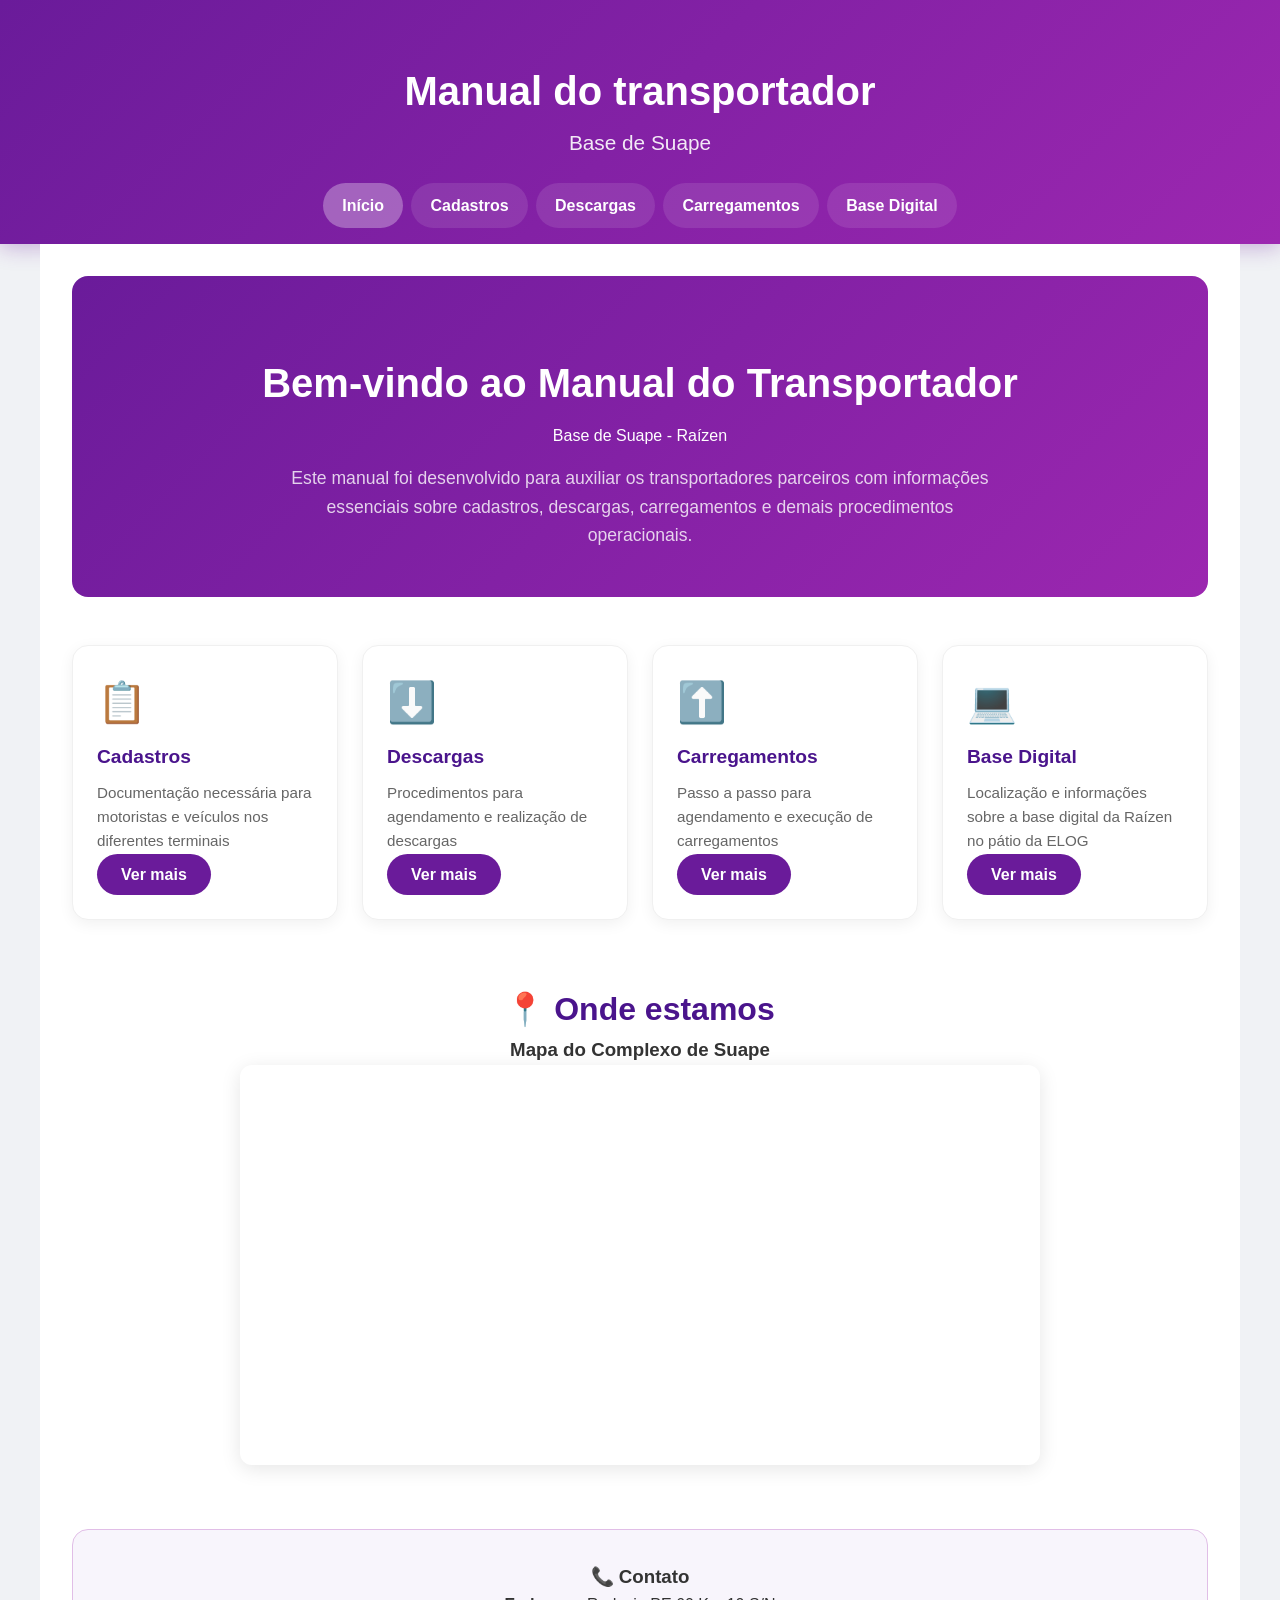
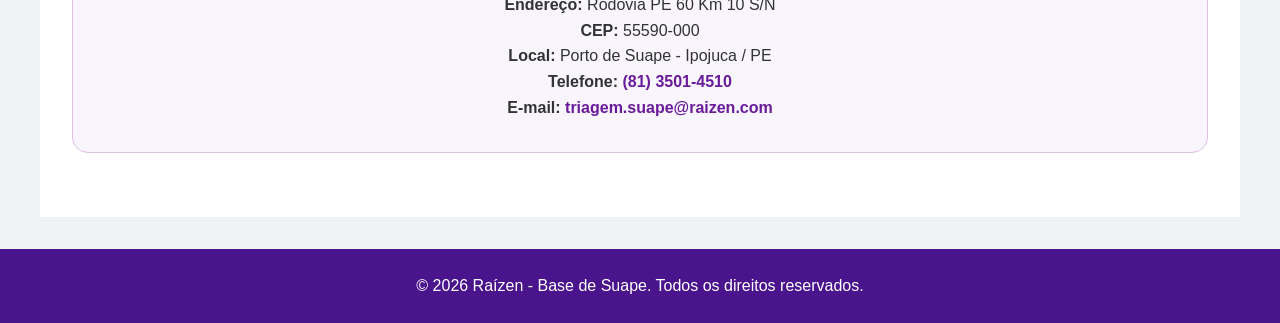
<file: index.html>
<!DOCTYPE html>
<html lang="pt-br">
<head>
    <meta charset="UTF-8" />
    <meta name="viewport" content="width=device-width, initial-scale=1.0" />
    <title>Manual do transportador - Base de Suape</title>

    <link rel="shortcut icon" href="Imagens/ra.png" type="image/x-icon" />
    <link rel="stylesheet" href="css/normalize.css" />
    <link rel="stylesheet" href="css/style.css" />
</head>
<body>
    <header>
        <div class="header-content">
            <h1>Manual do transportador</h1>
            <h2>Base de Suape</h2>
        </div>

        <nav>
            <a href="index.html" class="active"><b>Início</b></a>
            <a href="cadastros.html"><b>Cadastros</b></a>
            <a href="descargas.html"><b>Descargas</b></a>
            <a href="carregamentos.html"><b>Carregamentos</b></a>
            <a href="powerdesk.html"><b>Base Digital</b></a>
        </nav>
    </header>

    <main>
        <section class="hero">
            <div class="hero-content">
                <h1>Bem-vindo ao Manual do Transportador</h1>
                <p>Base de Suape - Raízen</p>
                <p class="hero-description">
                    Este manual foi desenvolvido para auxiliar os transportadores 
                    parceiros com informações essenciais sobre cadastros, descargas, 
                    carregamentos e demais procedimentos operacionais.
                </p>
            </div>
        </section>

        <section class="info-cards">
            <div class="info-card">
                <div class="info-icon">📋</div>
                <h3>Cadastros</h3>
                <p>Documentação necessária para motoristas e veículos nos diferentes terminais</p>
                <a href="cadastros.html" class="btn">Ver mais</a>
            </div>
            <div class="info-card">
                <div class="info-icon">⬇️</div>
                <h3>Descargas</h3>
                <p>Procedimentos para agendamento e realização de descargas</p>
                <a href="descargas.html" class="btn">Ver mais</a>
            </div>
            <div class="info-card">
                <div class="info-icon">⬆️</div>
                <h3>Carregamentos</h3>
                <p>Passo a passo para agendamento e execução de carregamentos</p>
                <a href="carregamentos.html" class="btn">Ver mais</a>
            </div>
            <div class="info-card">
                <div class="info-icon">💻</div>
                <h3>Base Digital</h3>
                <p>Localização e informações sobre a base digital da Raízen no pátio da ELOG</p>
                <a href="powerdesk.html" class="btn">Ver mais</a>
            </div>
        </section>

        <section class="mapa">
            <h2>📍 Onde estamos</h2>
            <h3>Mapa do Complexo de Suape</h3>
            <div class="map-container">
                <iframe 
                    src="https://www.google.com/maps/embed?pb=!1m18!1m12!1m3!1d9713.396378992271!2d-34.973416923877764!3d-8.398620520430295!2m3!1f0!2f0!3f0!3m2!1i1024!2i768!4f13.1!3m3!1m2!1s0x7aaec627d7a5d31%3A0x8c948aa3b9f785f8!2sRaizen!5e1!3m2!1spt-BR!2sbr!4v1725635178435!5m2!1spt-BR!2sbr" 
                    width="100%" 
                    height="400" 
                    style="border:0; border-radius: 12px;" 
                    allowfullscreen="" 
                    loading="lazy" 
                    referrerpolicy="no-referrer-when-downgrade"
                    title="Mapa da Raízen em Suape"
                ></iframe>
            </div>
        </section>

        <address>
            <div class="address-content">
                <h3>📞 Contato</h3>
                <p><strong>Endereço:</strong> Rodovia PE 60 Km 10 S/N</p>
                <p><strong>CEP:</strong> 55590-000</p>
                <p><strong>Local:</strong> Porto de Suape - Ipojuca / PE</p>
                <p><strong>Telefone:</strong> <a href="tel:+558135014510">(81) 3501-4510</a></p>
                <p><strong>E-mail:</strong> <a href="mailto:triagem.suape@raizen.com">triagem.suape@raizen.com</a></p>
            </div>
        </address>
    </main>

    <footer>
        <p>&copy; 2026 Raízen - Base de Suape. Todos os direitos reservados.</p>
    </footer>
</body>
</html>
</file>
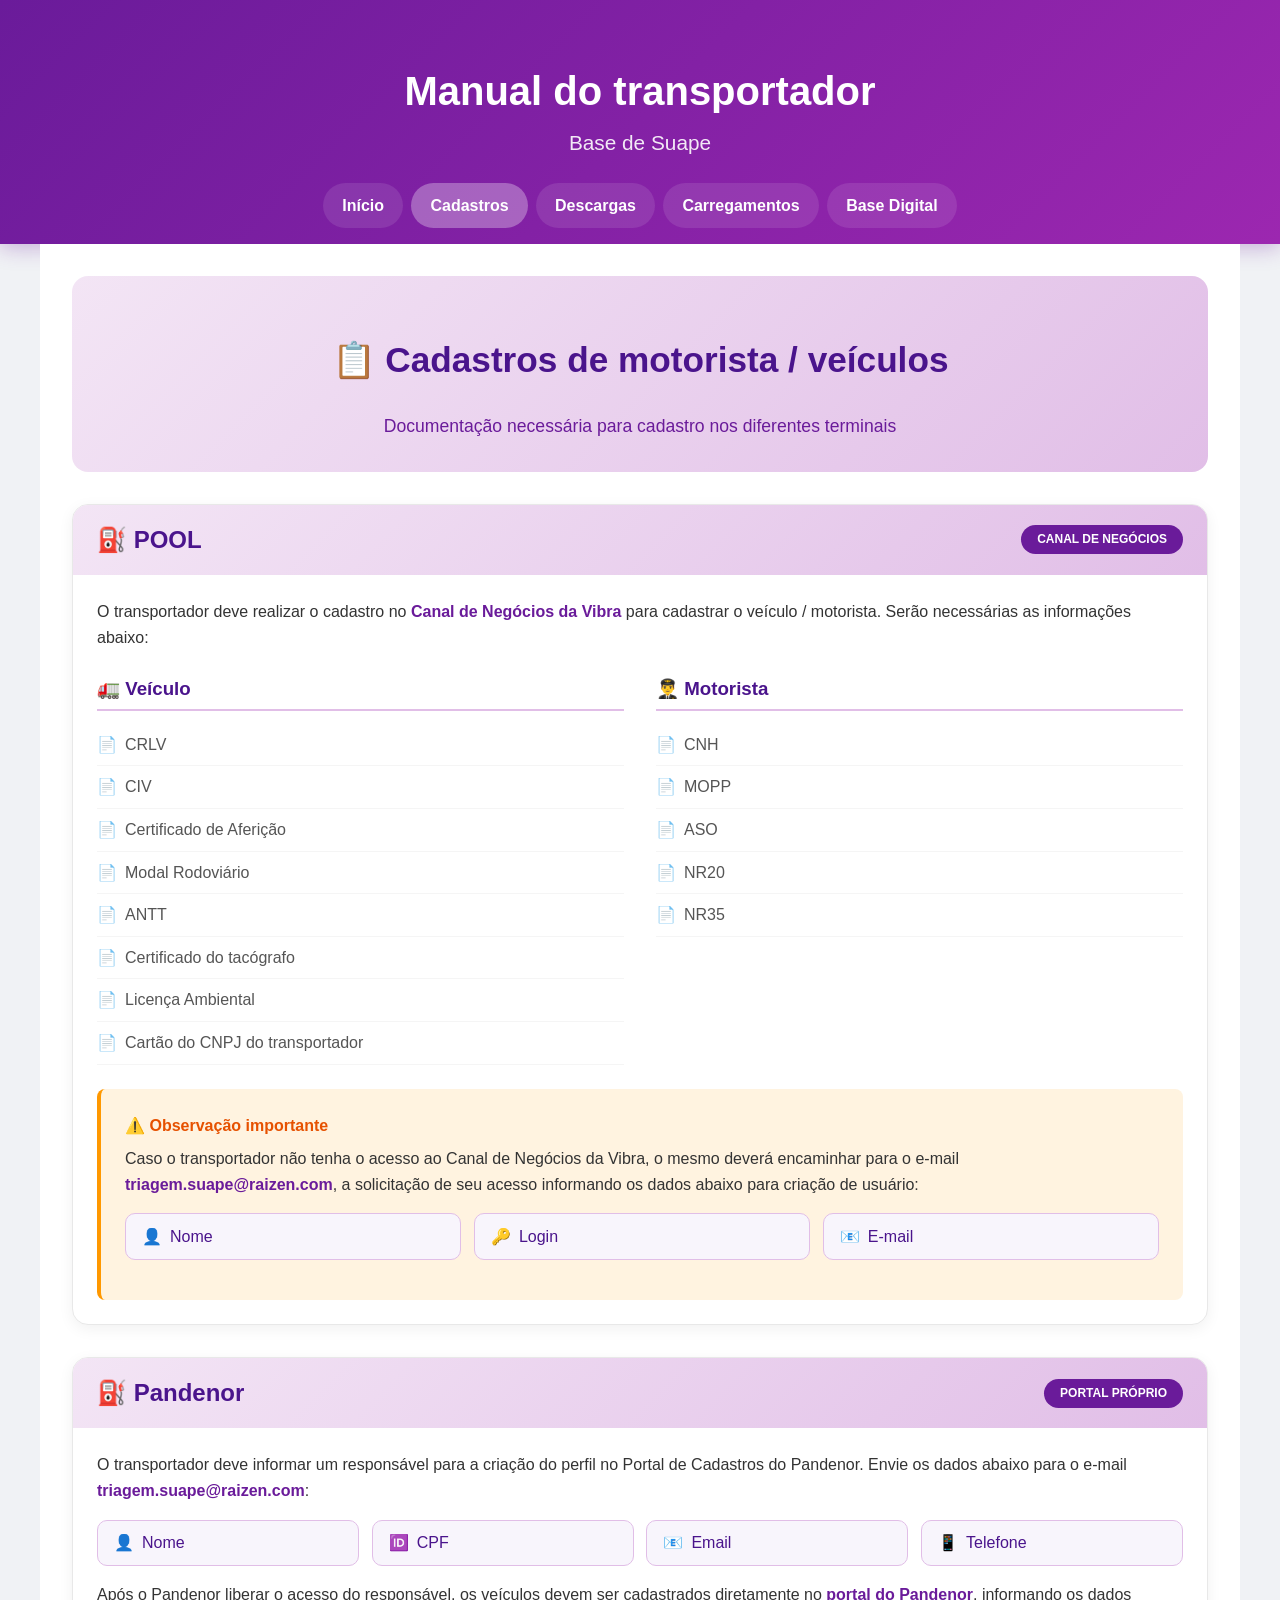
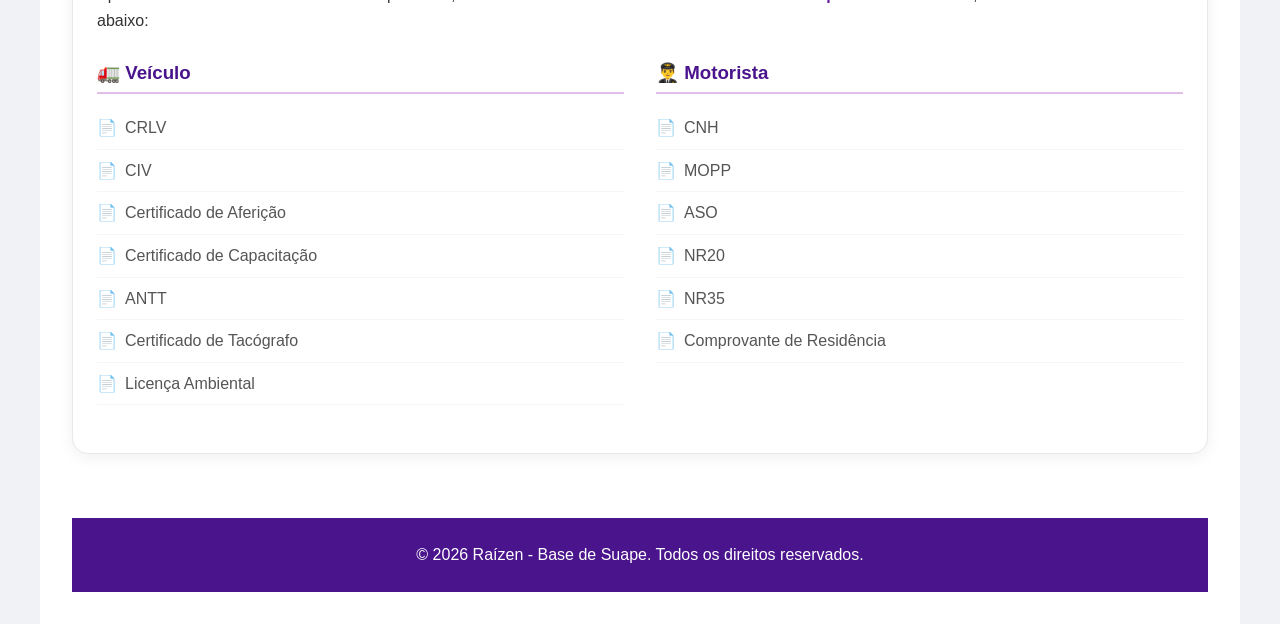
<file: cadastros.html>
<!DOCTYPE html>
<html lang="pt-br">
<head>
    <meta charset="UTF-8" />
    <meta name="viewport" content="width=device-width, initial-scale=1.0" />
    <title>Manual do transportador - Base de Suape</title>

    <link rel="shortcut icon" href="imagens/ra.png" type="image/x-icon" />
    <link rel="stylesheet" href="css/normalize.css" />
    <link rel="stylesheet" href="css/style.css" />
</head>
<body>
    <header>
        <div class="header-content">
            <h1>Manual do transportador</h1>
            <h2>Base de Suape</h2>
        </div>

        <nav>
            <a href="index.html"><b>Início</b></a>
            <a href="cadastros.html" class="active"><b>Cadastros</b></a>
            <a href="descargas.html"><b>Descargas</b></a>
            <a href="carregamentos.html"><b>Carregamentos</b></a>
            <a href="powerdesk.html"><b>Base Digital</b></a>
        </nav>
    </header>

    <main>
        <div class="page-header">
            <h1>📋 Cadastros de motorista / veículos</h1>
            <p>Documentação necessária para cadastro nos diferentes terminais</p>
        </div>

        <div class="cadastros">

            
            <!-- POOL -->
            <div class="terminal-card">
                <div class="terminal-header">
                    <h2>⛽ POOL</h2>
                    <span class="terminal-badge">Canal de Negócios</span>
                </div>
                
                <div class="terminal-content">
                    <p>
                        O transportador deve realizar o cadastro no 
                        <a href="https://cn.vibraenergia.com.br/portalctv/#/cadastrar-vinculox" target="_blank">
                            Canal de Negócios da Vibra
                        </a> 
                        para cadastrar o veículo / motorista. Serão necessárias as informações abaixo:
                    </p>

                    <div class="docs-section">
                        <div class="docs-column">
                            <h3>🚛 Veículo</h3>
                            <ul class="doc-list">
                                <li>CRLV</li>
                                <li>CIV</li>
                                <li>Certificado de Aferição</li>
                                <li>Modal Rodoviário</li>
                                <li>ANTT</li>
                                <li>Certificado do tacógrafo</li>
                                <li>Licença Ambiental</li>
                                <li>Cartão do CNPJ do transportador</li>
                            </ul>
                        </div>
                        <div class="docs-column">
                            <h3>👨‍✈️ Motorista</h3>
                            <ul class="doc-list">
                                <li>CNH</li>
                                <li>MOPP</li>
                                <li>ASO</li>
                                <li>NR20</li>
                                <li>NR35</li>
                            </ul>
                        </div>
                    </div>

                    <div class="observation-box">
                        <h4>⚠️ Observação importante</h4>
                        <p>
                            Caso o transportador não tenha o acesso ao Canal de Negócios da Vibra, 
                            o mesmo deverá encaminhar para o e-mail 
                            <a href="mailto:triagem.suape@raizen.com">triagem.suape@raizen.com</a>, 
                            a solicitação de seu acesso informando os dados abaixo para criação de usuário:
                        </p>
                        <div class="docs-grid">
                            <div class="doc-card">
                                <span class="doc-icon">👤</span>
                                <span>Nome</span>
                            </div>
                            <div class="doc-card">
                                <span class="doc-icon">🔑</span>
                                <span>Login</span>
                            </div>
                            <div class="doc-card">
                                <span class="doc-icon">📧</span>
                                <span>E-mail</span>
                            </div>
                        </div>
                    </div>
                </div>
            </div>

            <!-- Pandenor -->
            <div class="terminal-card">
                <div class="terminal-header">
                    <h2>⛽ Pandenor</h2>
                    <span class="terminal-badge">Portal próprio</span>
                </div>
                
                <div class="terminal-content">
                    <p>
                        O transportador deve informar um responsável para a criação do perfil 
                        no Portal de Cadastros do Pandenor. Envie os dados abaixo para o e-mail 
                        <a href="mailto:triagem.suape@raizen.com">triagem.suape@raizen.com</a>:
                    </p>

                    <div class="docs-grid">
                        <div class="doc-card">
                            <span class="doc-icon">👤</span>
                            <span>Nome</span>
                        </div>
                        <div class="doc-card">
                            <span class="doc-icon">🆔</span>
                            <span>CPF</span>
                        </div>
                        <div class="doc-card">
                            <span class="doc-icon">📧</span>
                            <span>Email</span>
                        </div>
                        <div class="doc-card">
                            <span class="doc-icon">📱</span>
                            <span>Telefone</span>
                        </div>
                    </div>

                    <p>
                        Após o Pandenor liberar o acesso do responsável, os veículos devem ser 
                        cadastrados diretamente no 
                        <a href="http://pandenor.ddns.net:9010/Autoload/Portal" target="_blank">portal do Pandenor</a>, 
                        informando os dados abaixo:
                    </p>

                    <div class="docs-section">
                        <div class="docs-column">
                            <h3>🚛 Veículo</h3>
                            <ul class="doc-list">
                                <li>CRLV</li>
                                <li>CIV</li>
                                <li>Certificado de Aferição</li>
                                <li>Certificado de Capacitação</li>
                                <li>ANTT</li>
                                <li>Certificado de Tacógrafo</li>
                                <li>Licença Ambiental</li>
                            </ul>
                        </div>
                        <div class="docs-column">
                            <h3>👨‍✈️ Motorista</h3>
                            <ul class="doc-list">
                                <li>CNH</li>
                                <li>MOPP</li>
                                <li>ASO</li>
                                <li>NR20</li>
                                <li>NR35</li>
                                <li>Comprovante de Residência</li>
                            </ul>
                        </div>
                    </div>
                </div>
            </div>



    <footer>
        <p>&copy; 2026 Raízen - Base de Suape. Todos os direitos reservados.</p>
    </footer>
</body>
</html>
</file>
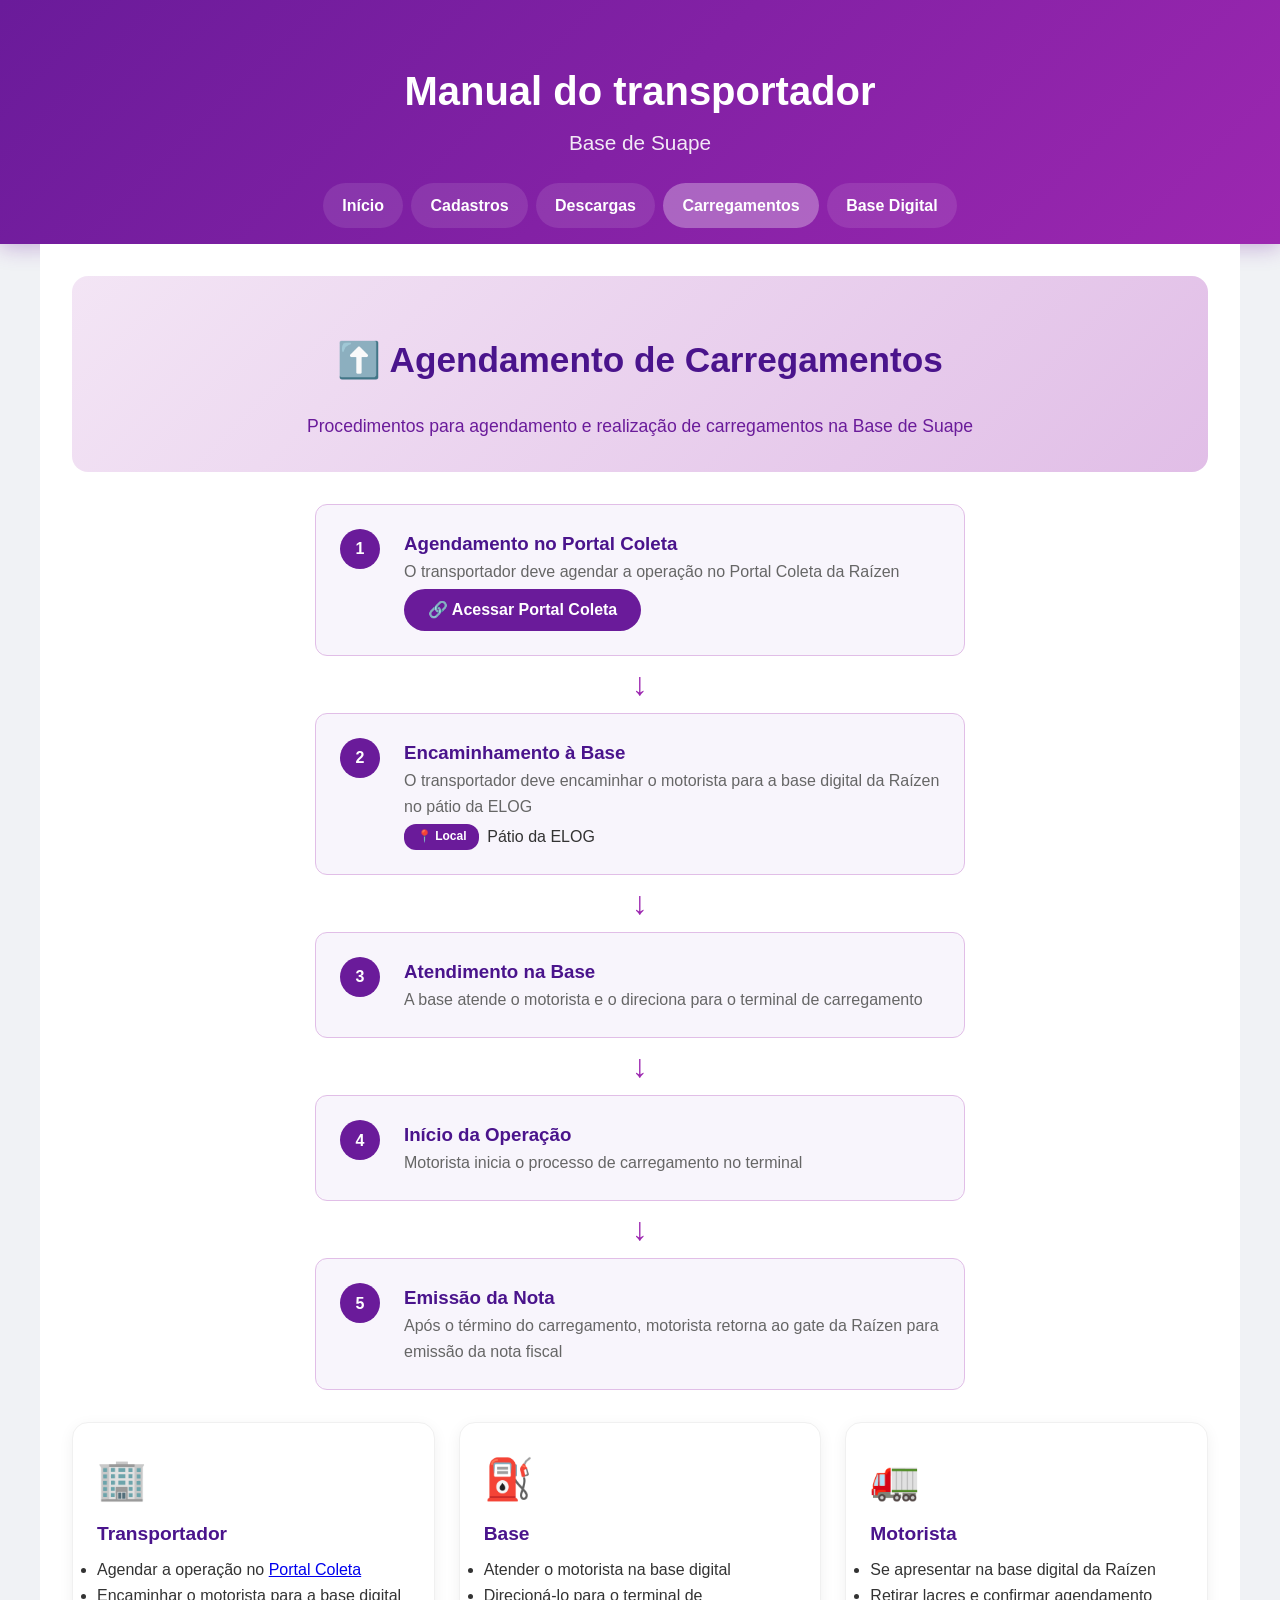
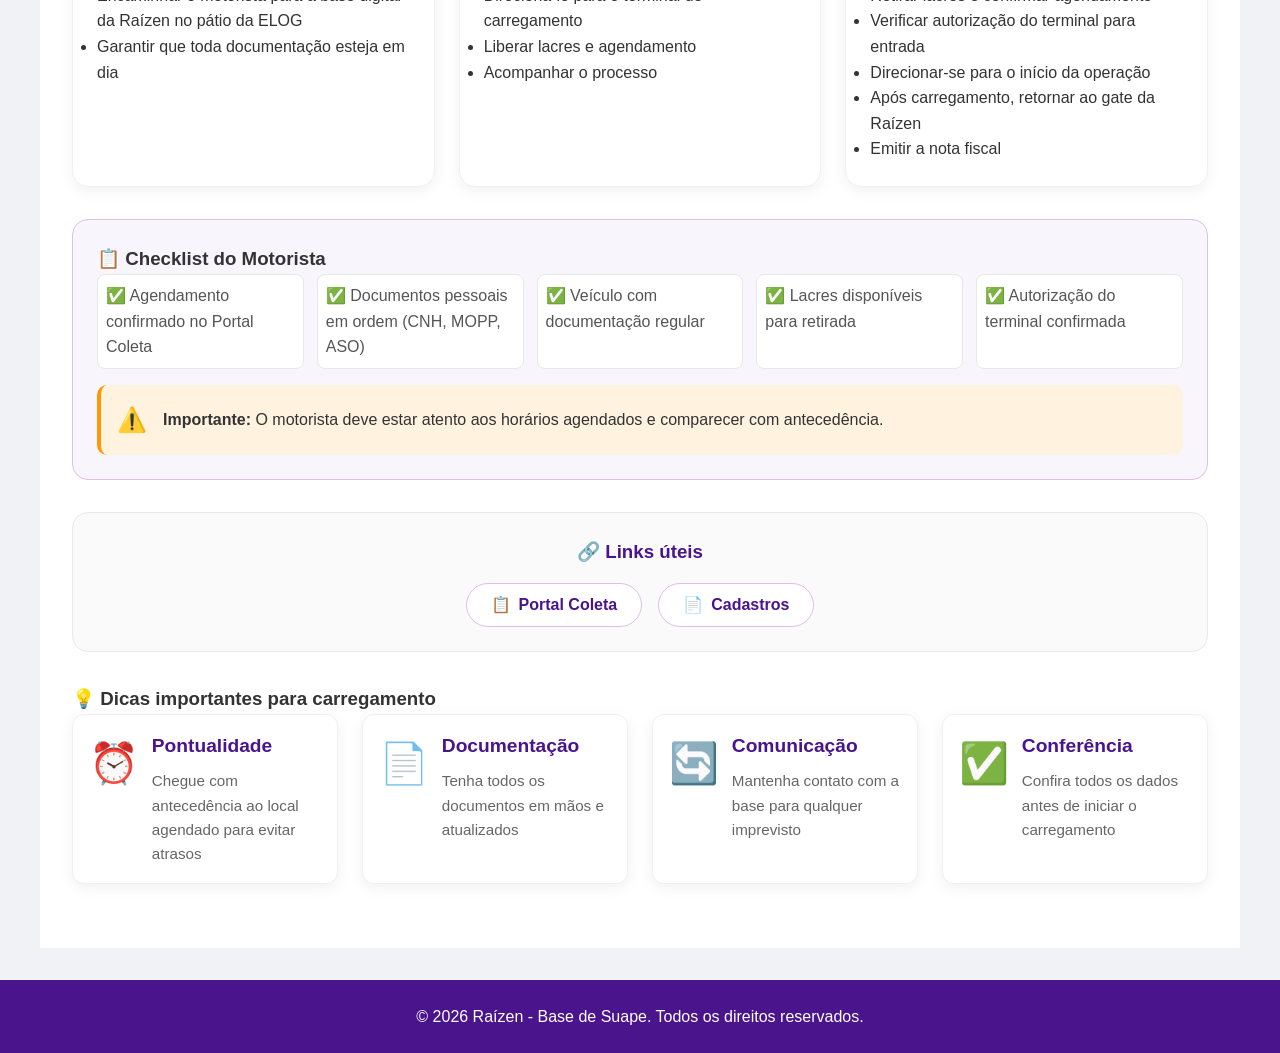
<file: carregamentos.html>
<!DOCTYPE html>
<html lang="pt-br">
<head>
    <meta charset="UTF-8" />
    <meta name="viewport" content="width=device-width, initial-scale=1.0" />
    <title>Manual do transportador - Base de Suape</title>

    <link rel="shortcut icon" href="imagens/ra.png" type="image/x-icon" />
    <link rel="stylesheet" href="css/normalize.css" />
    <link rel="stylesheet" href="css/style.css" />
</head>
<body>
    <header>
        <div class="header-content">
            <h1>Manual do transportador</h1>
            <h2>Base de Suape</h2>
        </div>

        <nav>
            <a href="index.html"><b>Início</b></a>
            <a href="cadastros.html"><b>Cadastros</b></a>
            <a href="descargas.html"><b>Descargas</b></a>
            <a href="carregamentos.html" class="active"><b>Carregamentos</b></a>
            <a href="powerdesk.html"><b>Base Digital</b></a>
        </nav>
    </header>

    <main>
        <div class="page-header">
            <h1>⬆️ Agendamento de Carregamentos</h1>
            <p>Procedimentos para agendamento e realização de carregamentos na Base de Suape</p>
        </div>

        <div class="process-flow">
            <div class="flow-steps">
                <div class="step">
                    <span class="step-number">1</span>
                    <div class="step-content">
                        <h3>Agendamento no Portal Coleta</h3>
                        <p>O transportador deve agendar a operação no Portal Coleta da Raízen</p>
                        <a href="https://coletaonline.raizen.com/ColetaOnline/Pages/Login.aspx?ReturnUrl=%2fColetaOnline%2fPages%2fLogout.aspx" target="_blank" class="btn-action">
                            🔗 Acessar Portal Coleta
                        </a>
                    </div>
                </div>

                <div class="step-arrow">↓</div>

                <div class="step">
                    <span class="step-number">2</span>
                    <div class="step-content">
                        <h3>Encaminhamento à Base</h3>
                        <p>O transportador deve encaminhar o motorista para a base digital da Raízen no pátio da ELOG</p>
                        <div class="step-info">
                            <span class="info-tag">📍 Local</span>
                            <span>Pátio da ELOG</span>
                        </div>
                    </div>
                </div>

                <div class="step-arrow">↓</div>

                <div class="step">
                    <span class="step-number">3</span>
                    <div class="step-content">
                        <h3>Atendimento na Base</h3>
                        <p>A base atende o motorista e o direciona para o terminal de carregamento</p>
                    </div>
                </div>

                <div class="step-arrow">↓</div>

                <div class="step">
                    <span class="step-number">4</span>
                    <div class="step-content">
                        <h3>Início da Operação</h3>
                        <p>Motorista inicia o processo de carregamento no terminal</p>
                    </div>
                </div>

                <div class="step-arrow">↓</div>

                <div class="step">
                    <span class="step-number">5</span>
                    <div class="step-content">
                        <h3>Emissão da Nota</h3>
                        <p>Após o término do carregamento, motorista retorna ao gate da Raízen para emissão da nota fiscal</p>
                    </div>
                </div>
            </div>
        </div>

        <div class="process-cards">
            <div class="process-card">
                <div class="process-icon">🏢</div>
                <h3>Transportador</h3>
                <ul class="process-list">
                    <li>Agendar a operação no <a href="https://coletaonline.raizen.com/ColetaOnline/Pages/Login.aspx?ReturnUrl=%2fColetaOnline%2fPages%2fLogout.aspx" target="_blank">Portal Coleta</a></li>
                    <li>Encaminhar o motorista para a base digital da Raízen no pátio da ELOG</li>
                    <li>Garantir que toda documentação esteja em dia</li>
                </ul>
            </div>

            <div class="process-card">
                <div class="process-icon">⛽</div>
                <h3>Base</h3>
                <ul class="process-list">
                    <li>Atender o motorista na base digital</li>
                    <li>Direcioná-lo para o terminal de carregamento</li>
                    <li>Liberar lacres e agendamento</li>
                    <li>Acompanhar o processo</li>
                </ul>
            </div>

            <div class="process-card">
                <div class="process-icon">🚛</div>
                <h3>Motorista</h3>
                <ul class="process-list">
                    <li>Se apresentar na base digital da Raízen</li>
                    <li>Retirar lacres e confirmar agendamento</li>
                    <li>Verificar autorização do terminal para entrada</li>
                    <li>Direcionar-se para o início da operação</li>
                    <li>Após carregamento, retornar ao gate da Raízen</li>
                    <li>Emitir a nota fiscal</li>
                </ul>
            </div>
        </div>

        <div class="info-requirements">
            <div class="info-card-requirements">
                <h3>📋 Checklist do Motorista</h3>
                <ul class="requirements-list">
                    <li>✅ Agendamento confirmado no Portal Coleta</li>
                    <li>✅ Documentos pessoais em ordem (CNH, MOPP, ASO)</li>
                    <li>✅ Veículo com documentação regular</li>
                    <li>✅ Lacres disponíveis para retirada</li>
                    <li>✅ Autorização do terminal confirmada</li>
                </ul>
                <div class="important-note">
                    <span class="note-icon">⚠️</span>
                    <p><strong>Importante:</strong> O motorista deve estar atento aos horários agendados e comparecer com antecedência.</p>
                </div>
            </div>
        </div>

        <div class="quick-links">
            <h3>🔗 Links úteis</h3>
            <div class="links-grid">
                <a href="https://coletaonline.raizen.com/ColetaOnline/Pages/Login.aspx?ReturnUrl=%2fColetaOnline%2fPages%2fLogout.aspx" target="_blank" class="quick-link">
                    <span class="link-icon">📋</span>
                    Portal Coleta
                </a>
                <a href="cadastros.html" class="quick-link">
                    <span class="link-icon">📄</span>
                    Cadastros
                </a>
            </div>
        </div>

        <div class="tips-section">
            <div class="tips-container">
                <h3>💡 Dicas importantes para carregamento</h3>
                <div class="tips-grid">
                    <div class="tip-item">
                        <span class="tip-icon">⏰</span>
                        <div>
                            <h4>Pontualidade</h4>
                            <p>Chegue com antecedência ao local agendado para evitar atrasos</p>
                        </div>
                    </div>
                    <div class="tip-item">
                        <span class="tip-icon">📄</span>
                        <div>
                            <h4>Documentação</h4>
                            <p>Tenha todos os documentos em mãos e atualizados</p>
                        </div>
                    </div>
                    <div class="tip-item">
                        <span class="tip-icon">🔄</span>
                        <div>
                            <h4>Comunicação</h4>
                            <p>Mantenha contato com a base para qualquer imprevisto</p>
                        </div>
                    </div>
                    <div class="tip-item">
                        <span class="tip-icon">✅</span>
                        <div>
                            <h4>Conferência</h4>
                            <p>Confira todos os dados antes de iniciar o carregamento</p>
                        </div>
                    </div>
                </div>
            </div>
        </div>
    </main>

    <footer>
        <p>&copy; 2026 Raízen - Base de Suape. Todos os direitos reservados.</p>
    </footer>
</body>
</html>
</file>
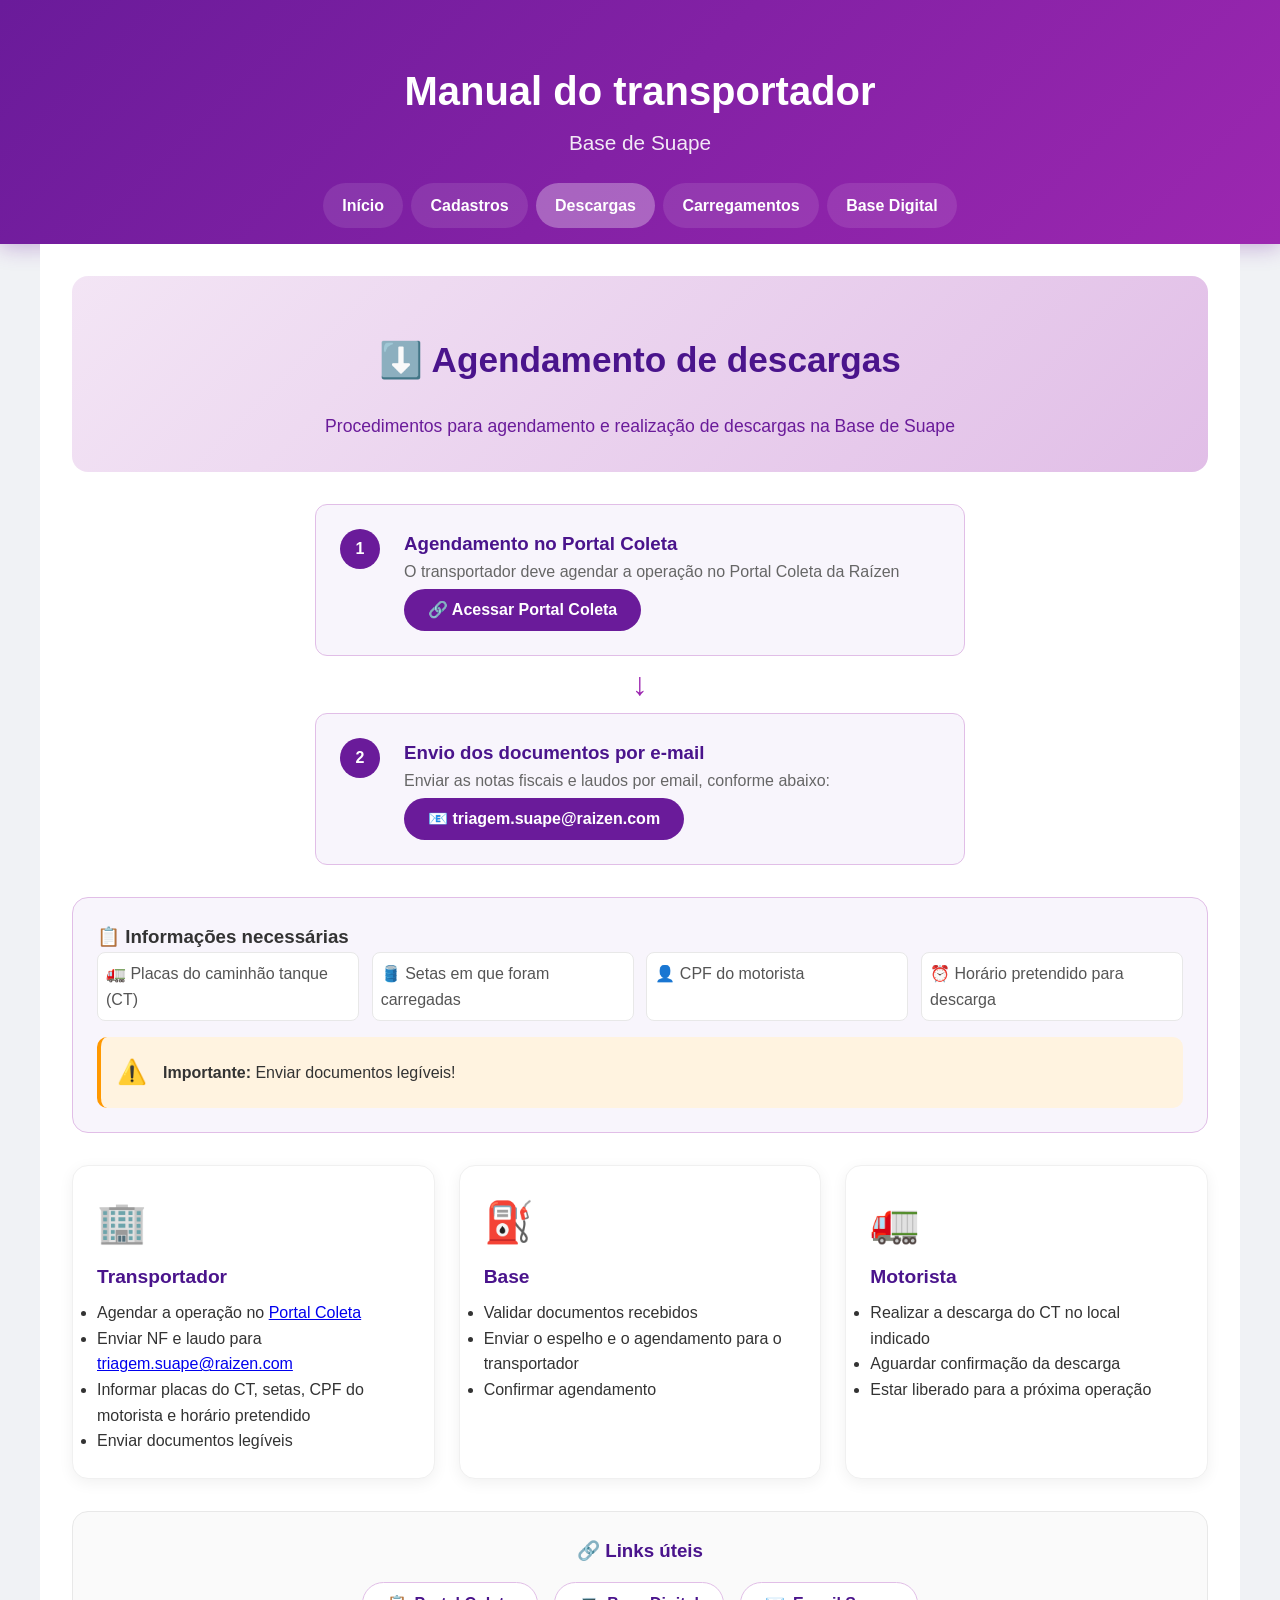
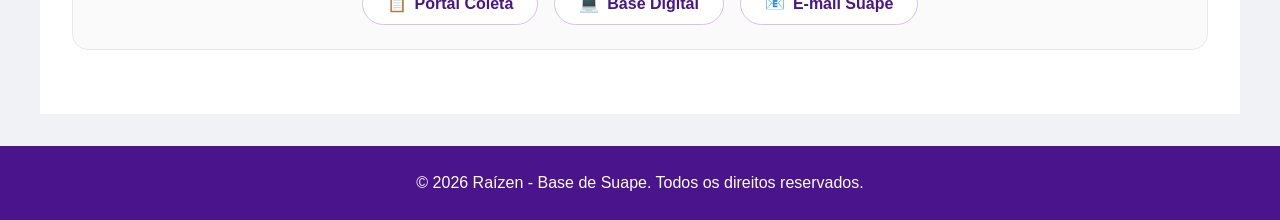
<file: descargas.html>
<!DOCTYPE html>
<html lang="pt-br">
<head>
    <meta charset="UTF-8" />
    <meta name="viewport" content="width=device-width, initial-scale=1.0" />
    <title>Manual do transportador - Base de Suape</title>

    <link rel="shortcut icon" href="imagens/ra.png" type="image/x-icon" />
    <link rel="stylesheet" href="css/normalize.css" />
    <link rel="stylesheet" href="css/style.css" />
</head>
<body>
    <header>
        <div class="header-content">
            <h1>Manual do transportador</h1>
            <h2>Base de Suape</h2>
        </div>

        <nav>
            <a href="index.html"><b>Início</b></a>
            <a href="cadastros.html"><b>Cadastros</b></a>
            <a href="descargas.html" class="active"><b>Descargas</b></a>
            <a href="carregamentos.html"><b>Carregamentos</b></a>
            <a href="powerdesk.html"><b>Base Digital</b></a>
        </nav>
    </header>

    <main>
        <div class="page-header">
            <h1>⬇️ Agendamento de descargas</h1>
            <p>Procedimentos para agendamento e realização de descargas na Base de Suape</p>
        </div>

        <div class="process-flow">
            <div class="flow-steps">
                <div class="step">
                    <span class="step-number">1</span>
                    <div class="step-content">
                        <h3>Agendamento no Portal Coleta</h3>
                        <p>O transportador deve agendar a operação no Portal Coleta da Raízen</p>
                        <a href="https://coletaonline.raizen.com/ColetaOnline/Pages/Login.aspx?ReturnUrl=%2fColetaOnline%2fPages%2fLogout.aspx" target="_blank" class="btn-action">
                            🔗 Acessar Portal Coleta
                        </a>
                    </div>
                </div>


                <div class="step-arrow">↓</div>

                <div class="step">
                    <span class="step-number">2</span>
                    <div class="step-content">
                        <h3>Envio dos documentos por e-mail</h3>
                        <p>Enviar as notas fiscais e laudos por email, conforme abaixo:</p>
                        <a href="mailto:triagem.suape@raizen.com" class="btn-action">
                            📧 triagem.suape@raizen.com
                        </a>
                    </div>
                </div>
            </div>
        </div>

        <div class="info-requirements">
            <div class="info-card-requirements">
                <h3>📋 Informações necessárias</h3>
                <ul class="requirements-list">
                    <li>🚛 Placas do caminhão tanque (CT)</li>
                    <li>🛢️ Setas em que foram carregadas</li>
                    <li>👤 CPF do motorista</li>
                    <li>⏰ Horário pretendido para descarga</li>
                </ul>
                <div class="important-note">
                    <span class="note-icon">⚠️</span>
                    <p><strong>Importante:</strong> Enviar documentos legíveis!</p>
                </div>
            </div>
        </div>

        <div class="process-cards">
            <div class="process-card">
                <div class="process-icon">🏢</div>
                <h3>Transportador</h3>
                <ul class="process-list">
                    <li>Agendar a operação no <a href="https://coletaonline.raizen.com/ColetaOnline/Pages/Login.aspx?ReturnUrl=%2fColetaOnline%2fPages%2fLogout.aspx" target="_blank">Portal Coleta</a></li>
                    <li>Enviar NF e laudo para <a href="mailto:triagem.suape@raizen.com">triagem.suape@raizen.com</a></li>
                    <li>Informar placas do CT, setas, CPF do motorista e horário pretendido</li>
                    <li>Enviar documentos legíveis</li>
                </ul>
            </div>

            <div class="process-card">
                <div class="process-icon">⛽</div>
                <h3>Base</h3>
                <ul class="process-list">
                    <li>Validar documentos recebidos</li>
                    <li>Enviar o espelho e o agendamento para o transportador</li>
                    <li>Confirmar agendamento</li>
                </ul>
            </div>

            <div class="process-card">
                <div class="process-icon">🚛</div>
                <h3>Motorista</h3>
                <ul class="process-list">
                    <li>Realizar a descarga do CT no local indicado</li>
                    <li>Aguardar confirmação da descarga</li>
                    <li>Estar liberado para a próxima operação</li>
                </ul>
            </div>
        </div>

        <div class="quick-links">
            <h3>🔗 Links úteis</h3>
            <div class="links-grid">
                <a href="https://coletaonline.raizen.com/ColetaOnline/Pages/Login.aspx?ReturnUrl=%2fColetaOnline%2fPages%2fLogout.aspx" target="_blank" class="quick-link">
                    <span class="link-icon">📋</span>
                    Portal Coleta
                </a>
                <a href="https://apps.powerapps.com/play/e/default-e7c411a6-9013-4967-a5b1-3d08f9edc13e/a/4824921f-fefe-4350-8e67-94d9b8adac2e?tenantId=e7c411a6-9013-4967-a5b1-3d08f9edc13e&hint=b337be86-8520-4c76-9a70-3f3ed5e4d2ed&source=sharebutton&sourcetime=1716489305712&source=teamsLinkUnfurling" target="_blank" class="quick-link">
                    <span class="link-icon">💻</span>
                    Base Digital
                </a>
                <a href="mailto:triagem.suape@raizen.com" class="quick-link">
                    <span class="link-icon">📧</span>
                    E-mail Suape
                </a>
            </div>
        </div>
    </main>

    <footer>
        <p>&copy; 2026 Raízen - Base de Suape. Todos os direitos reservados.</p>
    </footer>
</body>
</html>
</file>
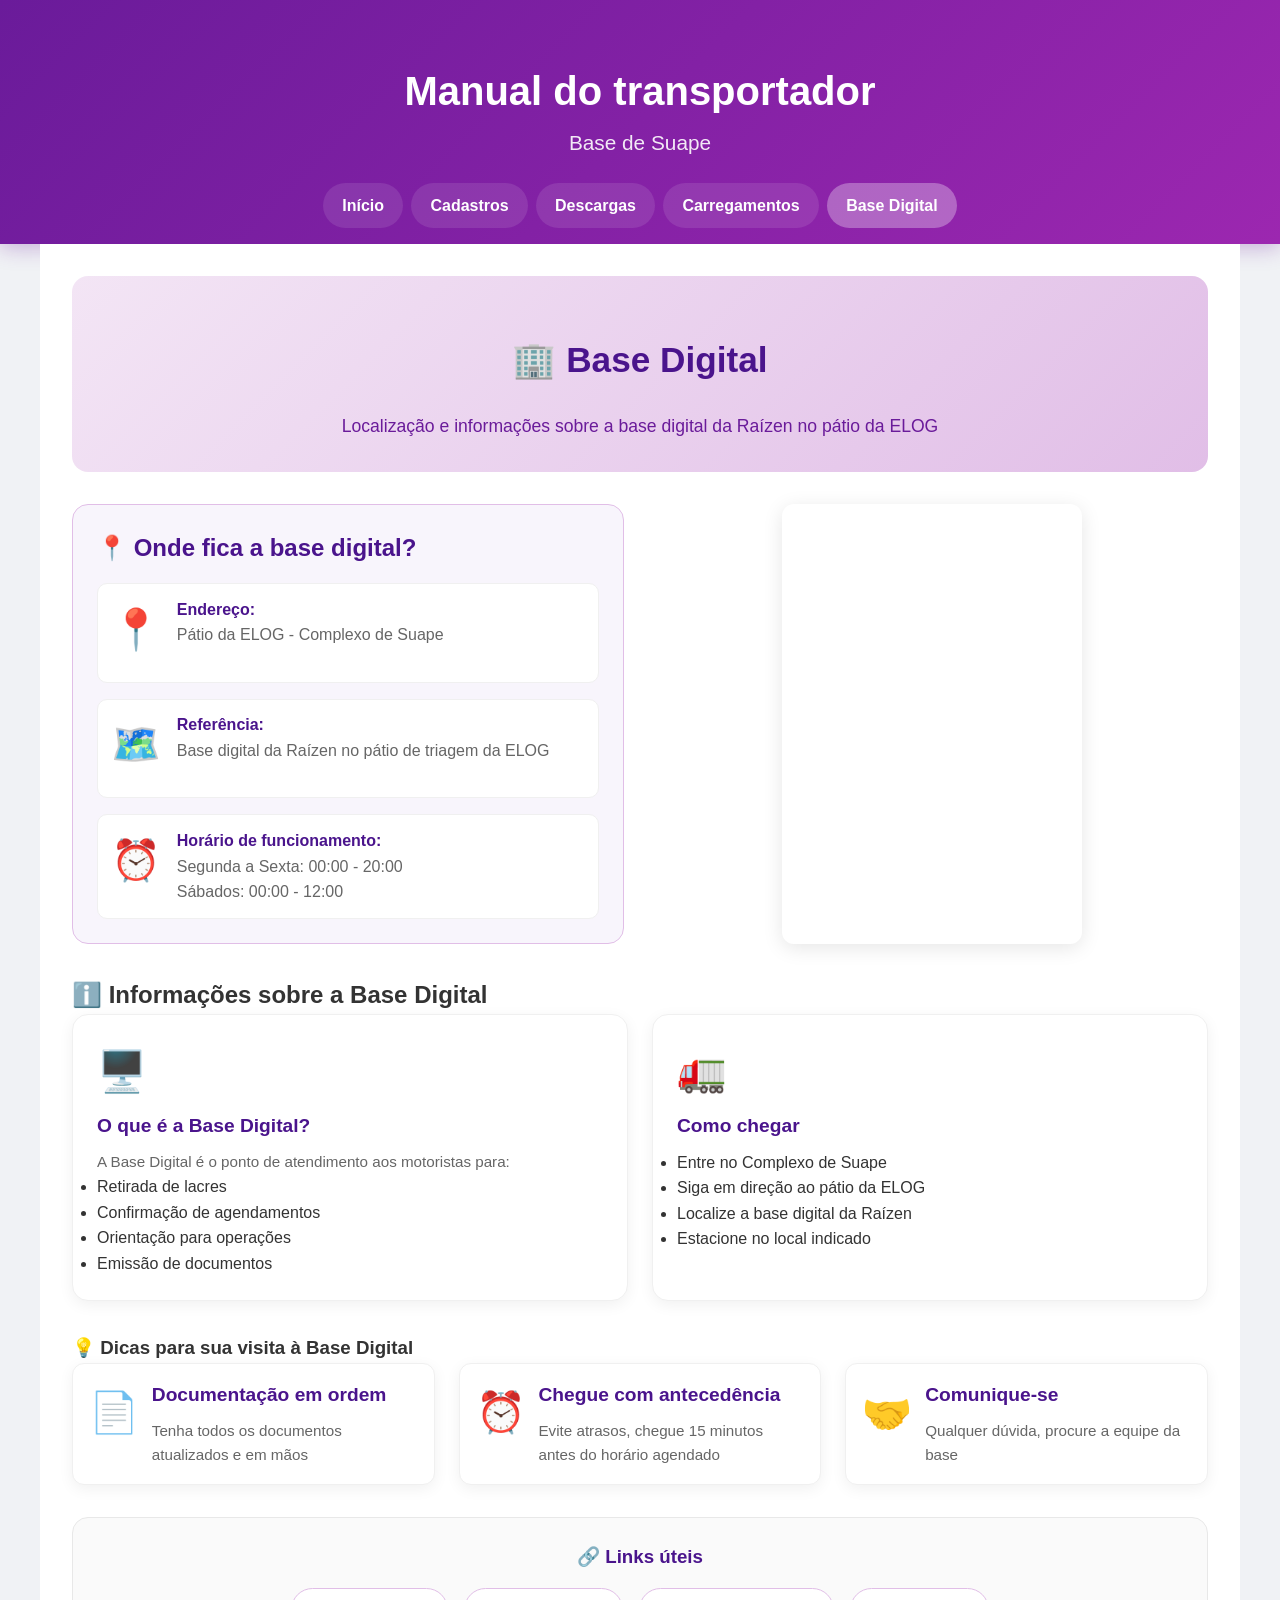
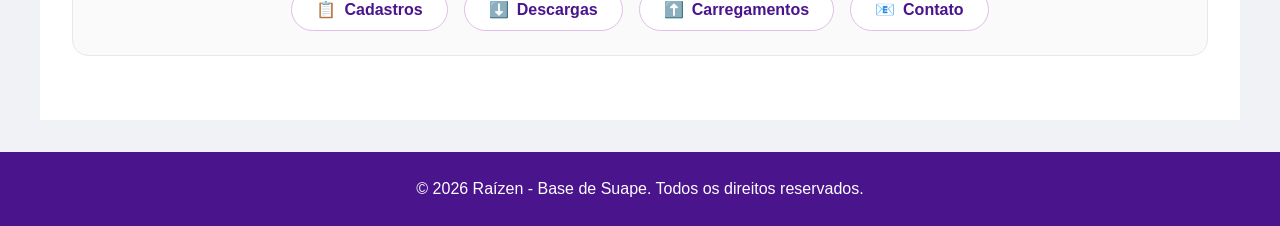
<file: powerdesk.html>
<!DOCTYPE html>
<html lang="pt-br">
<head>
    <meta charset="UTF-8" />
    <meta name="viewport" content="width=device-width, initial-scale=1.0" />
    <title>Manual do transportador - Base de Suape</title>

    <link rel="shortcut icon" href="imagens/ra.png" type="image/x-icon" />
    <link rel="stylesheet" href="css/normalize.css" />
    <link rel="stylesheet" href="css/style.css" />
</head>
<body>
    <header>
        <div class="header-content">
            <h1>Manual do transportador</h1>
            <h2>Base de Suape</h2>
        </div>

        <nav>
            <a href="index.html"><b>Início</b></a>
            <a href="cadastros.html"><b>Cadastros</b></a>
            <a href="descargas.html"><b>Descargas</b></a>
            <a href="carregamentos.html"><b>Carregamentos</b></a>
            <a href="powerdesk.html" class="active"><b>Base Digital</b></a>
        </nav>
    </header>

    <main>
        <div class="page-header">
            <h1>🏢 Base Digital</h1>
            <p>Localização e informações sobre a base digital da Raízen no pátio da ELOG</p>
        </div>

        <!-- Seção de localização -->
        <div class="location-section">
            <div class="location-info">
                <h2>📍 Onde fica a base digital?</h2>
                <div class="location-details">
                    <div class="info-item">
                        <span class="info-icon">📍</span>
                        <div>
                            <strong>Endereço:</strong>
                            <p>Pátio da ELOG - Complexo de Suape</p>
                        </div>
                    </div>
                    <div class="info-item">
                        <span class="info-icon">🗺️</span>
                        <div>
                            <strong>Referência:</strong>
                            <p>Base digital da Raízen no pátio de triagem da ELOG</p>
                        </div>
                    </div>
                    <div class="info-item">
                        <span class="info-icon">⏰</span>
                        <div>
                            <strong>Horário de funcionamento:</strong>
                            <p>Segunda a Sexta: 00:00 - 20:00</p>
                            <p>Sábados: 00:00 - 12:00</p>
                        </div>
                    </div>
                </div>
            </div>

            <div class="map-container">
                <iframe 
                    src="https://www.google.com/maps/embed?pb=!1m18!1m12!1m3!1d4682.672643257106!2d-34.995000324242575!3d-8.33933118399247!2m3!1f0!2f0!3f0!3m2!1i1024!2i768!4f13.1!3m3!1m2!1s0x7aaef566bb73fc9%3A0x6fa6cecabba79853!2sE-log%20P%C3%A1tio%20de%20Triagem!5e1!3m2!1spt-BR!2sbr!4v1784647354198!5m2!1spt-BR!2sbr" 
                    width="100%" 
                    height="400" 
                    style="border:0; border-radius: 12px;" 
                    allowfullscreen="" 
                    loading="lazy" 
                    referrerpolicy="strict-origin-when-cross-origin"
                    title="Mapa da Base Digital - Pátio ELOG"
                ></iframe>
            </div>
        </div>

        <!-- Seção de informações adicionais -->
        <div class="base-info-section">
            <h2>ℹ️ Informações sobre a Base Digital</h2>
            
            <div class="base-info-grid">
                <div class="base-info-card">
                    <div class="base-info-icon">🖥️</div>
                    <h3>O que é a Base Digital?</h3>
                    <p>A Base Digital é o ponto de atendimento aos motoristas para:</p>
                    <ul>
                        <li>Retirada de lacres</li>
                        <li>Confirmação de agendamentos</li>
                        <li>Orientação para operações</li>
                        <li>Emissão de documentos</li>
                    </ul>
                </div>

                
                <div class="base-info-card">
                    <div class="base-info-icon">🚛</div>
                    <h3>Como chegar</h3>
                    <ul>
                        <li>Entre no Complexo de Suape</li>
                        <li>Siga em direção ao pátio da ELOG</li>
                        <li>Localize a base digital da Raízen</li>
                        <li>Estacione no local indicado</li>
                    </ul>
                </div>
            </div>
        </div>

        <!-- Seção de dicas -->
        <div class="tips-section">
            <div class="tips-container">
                <h3>💡 Dicas para sua visita à Base Digital</h3>
                <div class="tips-grid">
                    <div class="tip-item">
                        <span class="tip-icon">📄</span>
                        <div>
                            <h4>Documentação em ordem</h4>
                            <p>Tenha todos os documentos atualizados e em mãos</p>
                        </div>
                    </div>
                    <div class="tip-item">
                        <span class="tip-icon">⏰</span>
                        <div>
                            <h4>Chegue com antecedência</h4>
                            <p>Evite atrasos, chegue 15 minutos antes do horário agendado</p>
                        </div>
                    </div>
                    <div class="tip-item">
                        <span class="tip-icon">🤝</span>
                        <div>
                            <h4>Comunique-se</h4>
                            <p>Qualquer dúvida, procure a equipe da base</p>
                        </div>
                    </div>
                </div>
            </div>
        </div>

        <!-- Links rápidos -->
        <div class="quick-links">
            <h3>🔗 Links úteis</h3>
            <div class="links-grid">
                <a href="cadastros.html" class="quick-link">
                    <span class="link-icon">📋</span>
                    Cadastros
                </a>
                <a href="descargas.html" class="quick-link">
                    <span class="link-icon">⬇️</span>
                    Descargas
                </a>
                <a href="carregamentos.html" class="quick-link">
                    <span class="link-icon">⬆️</span>
                    Carregamentos
                </a>
                <a href="mailto:triagem.suape@raizen.com" class="quick-link">
                    <span class="link-icon">📧</span>
                    Contato
                </a>
            </div>
        </div>
    </main>

    <footer>
        <p>&copy; 2026 Raízen - Base de Suape. Todos os direitos reservados.</p>
    </footer>
</body>
</html>
</file>
<file: css/style.css>
/* ===== RESET ===== */
* {
    margin: 0;
    padding: 0;
    box-sizing: border-box;
}

body {
    font-family: 'Segoe UI', Tahoma, Geneva, Verdana, sans-serif;
    background: #f0f2f5;
    color: #333;
    line-height: 1.6;
}

/* ===== HEADER ===== */
header {
    background: linear-gradient(135deg, #6a1b9a, #9c27b0);
    color: #fff;
    text-align: center;
    padding: 2rem 1rem 1rem;
    box-shadow: 0 4px 20px rgba(106, 27, 154, 0.3);
}

.header-content h1 {
    font-size: 2.5rem;
    margin-bottom: 0.2rem;
}

.header-content h2 {
    font-size: 1.3rem;
    font-weight: 300;
    opacity: 0.9;
}

/* ===== NAV ===== */
nav {
    margin-top: 1.5rem;
    display: flex;
    justify-content: center;
    flex-wrap: wrap;
    gap: 0.5rem;
}

nav a {
    color: #fff;
    text-decoration: none;
    padding: 0.6rem 1.2rem;
    border-radius: 25px;
    font-weight: 600;
    background: rgba(255, 255, 255, 0.1);
    transition: all 0.3s ease;
}

nav a:hover {
    background: rgba(255, 255, 255, 0.25);
    transform: translateY(-2px);
}

nav a.active {
    background: rgba(255, 255, 255, 0.3);
}

/* ===== MAIN ===== */
main {
    max-width: 1200px;
    margin: 0 auto;
    padding: 2rem;
    background: #fff;
    min-height: 70vh;
}

/* ===== PAGE HEADER ===== */
.page-header {
    text-align: center;
    padding: 2rem 1rem;
    margin-bottom: 2rem;
    background: linear-gradient(135deg, #f3e5f5, #e1bee7);
    border-radius: 16px;
}

.page-header h1 {
    font-size: 2.2rem;
    color: #4a148c;
}

.page-header p {
    font-size: 1.1rem;
    color: #6a1b9a;
    font-weight: 500;
}

/* ===== HERO ===== */
.hero {
    background: linear-gradient(135deg, #6a1b9a, #9c27b0);
    color: #fff;
    padding: 3rem 2rem;
    border-radius: 16px;
    text-align: center;
    margin-bottom: 3rem;
}

.hero-content h1 {
    font-size: 2.5rem;
    margin-bottom: 0.5rem;
}

.hero-description {
    max-width: 700px;
    margin: 1rem auto 0;
    font-size: 1.1rem;
    opacity: 0.8;
}

/* ===== CARDS ===== */
.info-cards,
.process-cards,
.base-info-grid,
.tips-grid {
    display: grid;
    gap: 1.5rem;
    margin-bottom: 2rem;
}

.info-cards {
    grid-template-columns: repeat(auto-fit, minmax(220px, 1fr));
}

.process-cards {
    grid-template-columns: repeat(auto-fit, minmax(280px, 1fr));
}

.base-info-grid {
    grid-template-columns: repeat(auto-fit, minmax(250px, 1fr));
}

.tips-grid {
    grid-template-columns: repeat(auto-fit, minmax(220px, 1fr));
}

.info-card,
.process-card,
.base-info-card,
.tip-item {
    background: #fff;
    padding: 1.5rem;
    border-radius: 16px;
    border: 1px solid #f0f0f0;
    box-shadow: 0 4px 15px rgba(0, 0, 0, 0.06);
    transition: all 0.3s ease;
}

.info-card:hover,
.process-card:hover,
.base-info-card:hover {
    transform: translateY(-4px);
    box-shadow: 0 8px 25px rgba(106, 27, 154, 0.1);
    border-color: #e1bee7;
}

.tip-item {
    display: flex;
    gap: 0.8rem;
    align-items: flex-start;
    background: #fff;
    padding: 1rem;
    border-radius: 12px;
}

.tip-item:hover {
    transform: translateY(-2px);
    box-shadow: 0 4px 15px rgba(0, 0, 0, 0.1);
}

.info-icon,
.process-icon,
.base-info-icon,
.tip-icon {
    font-size: 2.5rem;
    display: block;
    margin-bottom: 0.5rem;
}

.info-card h3,
.process-card h3,
.base-info-card h3,
.tip-item h4 {
    color: #4a148c;
    font-size: 1.2rem;
    margin-bottom: 0.5rem;
}

.info-card p,
.process-card p,
.base-info-card p,
.tip-item p {
    color: #666;
    font-size: 0.95rem;
}

/* ===== BOTÕES ===== */
.btn,
.btn-action,
.quick-link,
.pdf-link {
    display: inline-block;
    background: #6a1b9a;
    color: #fff;
    padding: 0.5rem 1.5rem;
    border-radius: 25px;
    text-decoration: none;
    font-weight: 600;
    transition: all 0.3s ease;
}

.btn:hover,
.btn-action:hover,
.quick-link:hover,
.pdf-link:hover {
    background: #4a148c;
    transform: scale(1.05);
}

.btn-action {
    margin-top: 0.3rem;
}

.quick-link {
    background: #fff;
    color: #4a148c;
    border: 1px solid #e1bee7;
    display: flex;
    align-items: center;
    gap: 0.5rem;
}

.quick-link:hover {
    background: #6a1b9a;
    color: #fff;
}

.pdf-link {
    font-size: 1.1rem;
    padding: 0.8rem 2rem;
}

/* ===== MAPA ===== */
.mapa {
    text-align: center;
    padding: 2rem 0;
}

.mapa h2 {
    color: #4a148c;
    font-size: 2rem;
}

.map-container {
    max-width: 800px;
    margin: 0 auto;
    border-radius: 12px;
    overflow: hidden;
    box-shadow: 0 4px 20px rgba(0, 0, 0, 0.1);
}

.map-container iframe {
    display: block;
    width: 100%;
    height: 400px;
}

/* ===== LOCATION ===== */
.location-section {
    display: grid;
    grid-template-columns: 1fr 1fr;
    gap: 2rem;
    margin: 2rem 0;
}

.location-info {
    background: #f8f5fc;
    padding: 1.5rem;
    border-radius: 16px;
    border: 1px solid #e1bee7;
}

.location-info h2 {
    color: #4a148c;
    margin-bottom: 1rem;
}

.location-details {
    display: flex;
    flex-direction: column;
    gap: 1rem;
}

.info-item {
    display: flex;
    align-items: flex-start;
    gap: 1rem;
    padding: 0.8rem;
    background: #fff;
    border-radius: 10px;
    border: 1px solid #f0f0f0;
}

.info-item strong {
    color: #4a148c;
    display: block;
}

.info-item p {
    color: #666;
    margin: 0;
}

/* ===== ADDRESS ===== */
address {
    background: #f8f5fc;
    padding: 2rem;
    border-radius: 16px;
    margin: 2rem 0;
    text-align: center;
    border: 1px solid #e1bee7;
    font-style: normal;
}

address a {
    color: #6a1b9a;
    text-decoration: none;
    font-weight: 600;
}

address a:hover {
    text-decoration: underline;
}

/* ===== QUICK LINKS ===== */
.quick-links {
    padding: 1.5rem;
    background: #fafafa;
    border-radius: 16px;
    border: 1px solid #e8e8e8;
    margin: 2rem 0;
}

.quick-links h3 {
    color: #4a148c;
    text-align: center;
    margin-bottom: 1rem;
}

.links-grid {
    display: flex;
    justify-content: center;
    flex-wrap: wrap;
    gap: 1rem;
}

/* ===== TERMINAL CARDS (cadastros) ===== */
.cadastros {
    display: flex;
    flex-direction: column;
    gap: 2rem;
}

.terminal-card {
    background: #fff;
    border-radius: 16px;
    border: 1px solid #e8e8e8;
    overflow: hidden;
    box-shadow: 0 4px 15px rgba(0, 0, 0, 0.06);
}

.terminal-header {
    background: linear-gradient(135deg, #f3e5f5, #e1bee7);
    padding: 1rem 1.5rem;
    display: flex;
    justify-content: space-between;
    align-items: center;
    flex-wrap: wrap;
    gap: 0.5rem;
}

.terminal-header h2 {
    color: #4a148c;
}

.terminal-badge {
    background: #6a1b9a;
    color: #fff;
    padding: 0.3rem 1rem;
    border-radius: 20px;
    font-size: 0.75rem;
    font-weight: 600;
    text-transform: uppercase;
}

.terminal-content {
    padding: 1.5rem;
}

.terminal-content a {
    color: #6a1b9a;
    font-weight: 600;
    text-decoration: none;
}

.terminal-content a:hover {
    text-decoration: underline;
}

/* ===== DOCS ===== */
.docs-grid {
    display: grid;
    grid-template-columns: repeat(auto-fit, minmax(150px, 1fr));
    gap: 0.8rem;
    margin: 1rem 0;
}

.doc-card {
    display: flex;
    align-items: center;
    gap: 0.5rem;
    background: #f8f5fc;
    padding: 0.6rem 1rem;
    border-radius: 10px;
    border: 1px solid #e1bee7;
    font-weight: 500;
    color: #4a148c;
}

.docs-section {
    display: grid;
    grid-template-columns: 1fr 1fr;
    gap: 2rem;
    margin: 1.5rem 0;
}

.docs-column h3 {
    color: #4a148c;
    border-bottom: 2px solid #e1bee7;
    padding-bottom: 0.3rem;
    margin-bottom: 0.8rem;
}

.doc-list {
    list-style: none;
    padding: 0;
}

.doc-list li {
    padding: 0.5rem 0;
    border-bottom: 1px solid #f5f5f5;
    color: #555;
}

.doc-list li::before {
    content: "📄";
    margin-right: 0.5rem;
}

/* ===== EMAIL GRID ===== */
.email-grid {
    display: flex;
    flex-wrap: wrap;
    gap: 0.5rem;
    margin: 1rem 0;
}

.email-grid a {
    background: #f3e5f5;
    padding: 0.4rem 0.8rem;
    border-radius: 6px;
    font-size: 0.85rem;
    color: #4a148c;
    text-decoration: none;
    border: 1px solid #e1bee7;
    transition: all 0.2s ease;
}

.email-grid a:hover {
    background: #6a1b9a;
    color: #fff;
}

/* ===== OBSERVATION ===== */
.observation-box {
    background: #fff3e0;
    border-left: 4px solid #ff9800;
    padding: 1.5rem;
    border-radius: 8px;
    margin-top: 1.5rem;
}

.observation-box h4 {
    color: #e65100;
    margin-bottom: 0.5rem;
}

/* ===== PROCESS FLOW ===== */
.flow-steps {
    display: flex;
    flex-direction: column;
    align-items: center;
    gap: 0;
    margin: 2rem 0;
}

.step {
    display: flex;
    align-items: flex-start;
    gap: 1.5rem;
    background: #f8f5fc;
    padding: 1.5rem;
    border-radius: 12px;
    max-width: 650px;
    width: 100%;
    border: 1px solid #e1bee7;
    transition: all 0.3s ease;
}

.step:hover {
    transform: translateX(5px);
}

.step-number {
    background: #6a1b9a;
    color: #fff;
    width: 40px;
    height: 40px;
    border-radius: 50%;
    display: flex;
    align-items: center;
    justify-content: center;
    font-weight: 700;
    flex-shrink: 0;
}

.step-content h3 {
    color: #4a148c;
}

.step-content p {
    color: #666;
}

.step-arrow {
    font-size: 2rem;
    color: #9c27b0;
    padding: 0.2rem 0;
}

.step-info {
    display: flex;
    align-items: center;
    gap: 0.5rem;
    margin-top: 0.3rem;
}

.info-tag {
    background: #6a1b9a;
    color: #fff;
    padding: 0.2rem 0.8rem;
    border-radius: 12px;
    font-size: 0.75rem;
    font-weight: 600;
}

/* ===== REQUIREMENTS ===== */
.info-requirements {
    margin: 2rem 0;
}

.info-card-requirements {
    background: #f8f5fc;
    padding: 1.5rem;
    border-radius: 16px;
    border: 1px solid #e1bee7;
}

.requirements-list {
    list-style: none;
    padding: 0;
    display: grid;
    grid-template-columns: repeat(auto-fit, minmax(200px, 1fr));
    gap: 0.8rem;
}

.requirements-list li {
    padding: 0.5rem;
    background: #fff;
    border-radius: 8px;
    border: 1px solid #e8e8e8;
    color: #555;
}

.important-note {
    display: flex;
    align-items: center;
    gap: 1rem;
    background: #fff3e0;
    padding: 1rem;
    border-radius: 10px;
    margin-top: 1rem;
    border-left: 4px solid #ff9800;
}

.note-icon {
    font-size: 1.5rem;
}

/* ===== VIDEO ===== */
.video-container {
    background: #f8f5fc;
    padding: 1.5rem;
    border-radius: 16px;
    border: 1px solid #e1bee7;
    margin: 2rem 0;
}

.video-container h3 {
    color: #4a148c;
    text-align: center;
    margin-bottom: 0.5rem;
}

.video-wrapper {
    position: relative;
    padding-bottom: 56.25%;
    height: 0;
    overflow: hidden;
    border-radius: 12px;
    box-shadow: 0 4px 20px rgba(0, 0, 0, 0.15);
}

.video-wrapper iframe {
    position: absolute;
    top: 0;
    left: 0;
    width: 100%;
    height: 100%;
}

.video-info {
    background: #fff3e0;
    padding: 1rem;
    border-radius: 10px;
    margin-top: 1rem;
    border-left: 4px solid #ff9800;
}

/* ===== PDF PREVIEW ===== */
.pdf-preview {
    text-align: center;
    padding: 2rem;
    background: #f8f5fc;
    border-radius: 16px;
    border: 1px solid #e1bee7;
}

.pdf-preview h2 {
    color: #4a148c;
}

/* ===== FOOTER ===== */
footer {
    background: #4a148c;
    color: #fff;
    text-align: center;
    padding: 1.5rem;
    margin-top: 2rem;
}

/* ===== RESPONSIVIDADE ===== */
@media (max-width: 768px) {
    .header-content h1 {
        font-size: 2rem;
    }

    .page-header h1 {
        font-size: 1.6rem;
    }

    .hero-content h1 {
        font-size: 1.8rem;
    }

    .docs-section,
    .location-section {
        grid-template-columns: 1fr;
    }

    .step {
        flex-direction: column;
        align-items: center;
        text-align: center;
    }

    .step-arrow {
        transform: rotate(90deg);
    }

    .process-cards,
    .info-cards,
    .base-info-grid,
    .tips-grid {
        grid-template-columns: 1fr;
    }

    .terminal-header {
        flex-direction: column;
        text-align: center;
    }

    .map-container iframe {
        height: 300px;
    }

    .links-grid {
        flex-direction: column;
        align-items: center;
    }

    .requirements-list {
        grid-template-columns: 1fr;
    }

    .docs-grid {
        grid-template-columns: 1fr 1fr;
    }
}

@media (max-width: 480px) {
    .header-content h1 {
        font-size: 1.5rem;
    }

    nav a {
        font-size: 0.75rem;
        padding: 0.3rem 0.6rem;
    }

    .page-header h1 {
        font-size: 1.3rem;
    }

    .hero-content h1 {
        font-size: 1.4rem;
    }

    .docs-grid {
        grid-template-columns: 1fr;
    }

    .map-container iframe {
        height: 200px;
    }

    .email-grid a {
        font-size: 0.75rem;
    }

    .step-number {
        width: 32px;
        height: 32px;
        font-size: 0.9rem;
    }
}

@media (min-width: 1400px) {
    main {
        padding: 2rem 4rem;
    }

    .info-cards {
        grid-template-columns: repeat(4, 1fr);
    }

    .process-cards {
        grid-template-columns: repeat(3, 1fr);
    }
}
</file>
